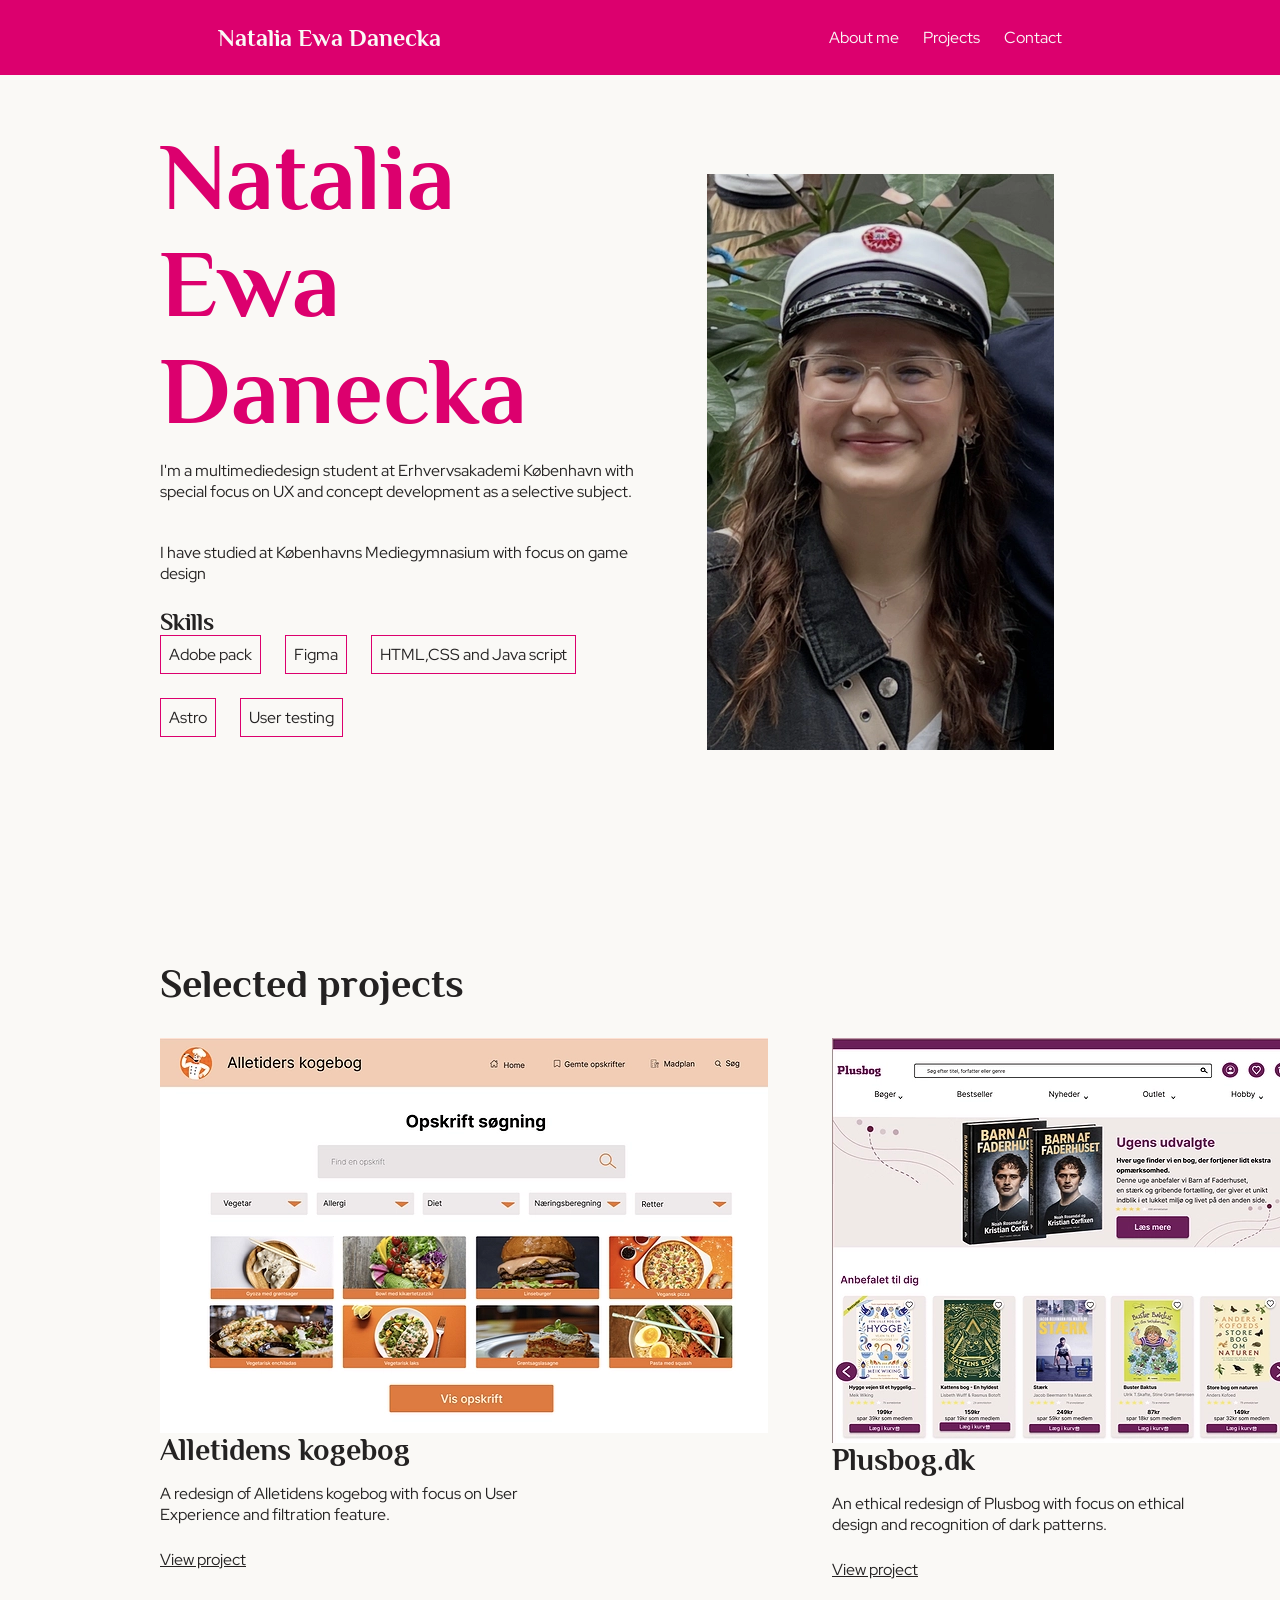
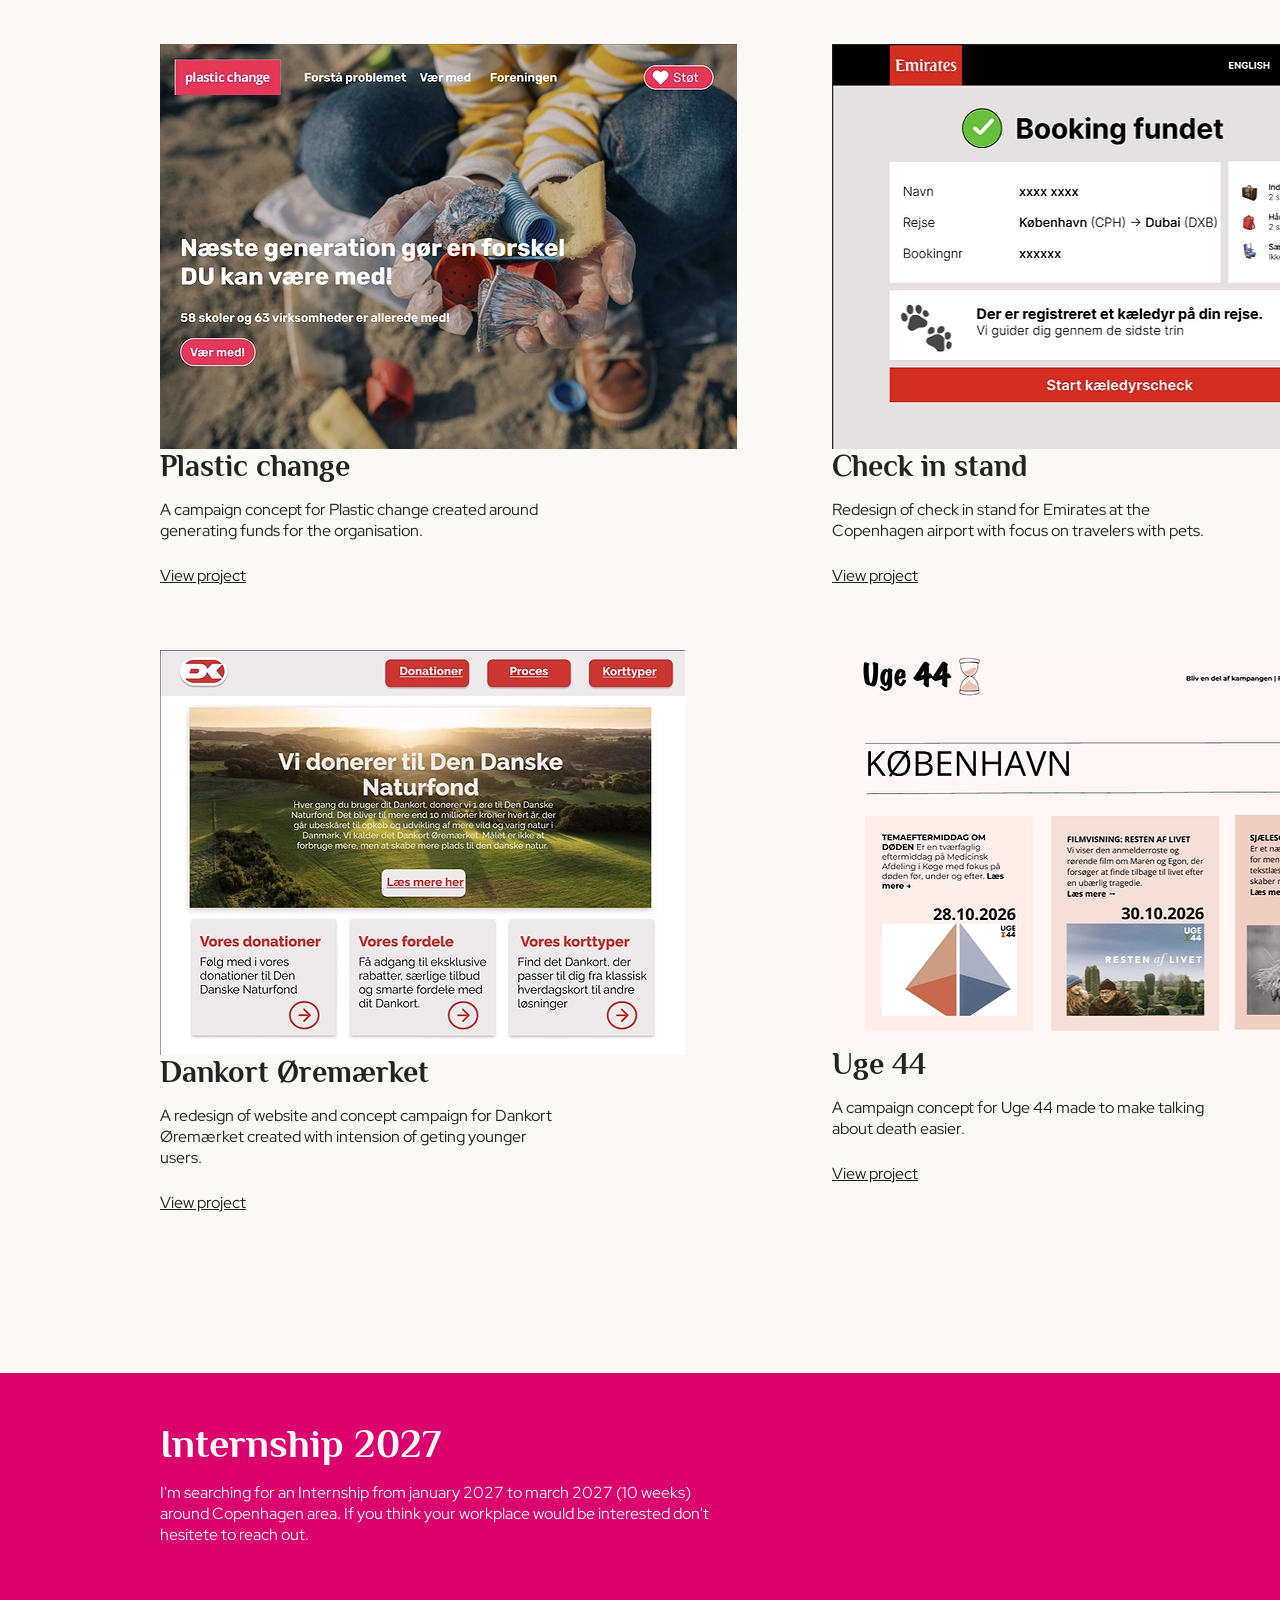
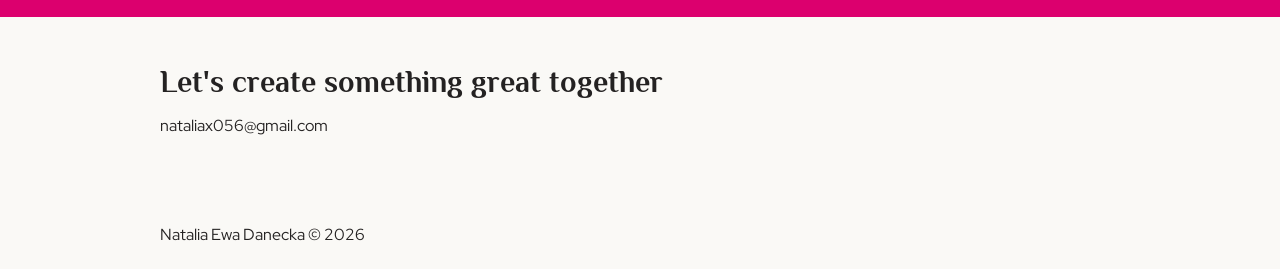
<file: index.html>
<!doctype html>
<html lang="en">
  <head>
    <meta charset="UTF-8" />
    <meta name="viewport" content="width=device-width, initial-scale=1.0" />
    <title>Portfolio</title>
    <link rel="stylesheet" href="css/layout.css" />
    <link rel="stylesheet" href="css/style.css" />
  </head>
  <body>
    <header>
      <h2>Natalia Ewa Danecka</h2>
      <nav>
        <ul>
          <li><a href="">About me</a></li>
          <li><a href="">Projects</a></li>
          <li><a href="">Contact</a></li>
        </ul>
      </nav>
    </header>
    <main>
      <div class="namepic">
        <div class="heroinfo">
          <h1>Natalia Ewa Danecka</h1>
          <p>I'm a multimediedesign student at Erhvervsakademi København with special focus on UX and concept development as a selective subject.</p>
          <p>I have studied at Københavns Mediegymnasium with focus on game design</p>
          <h2>Skills</h2>
          <ul>
            <li>Adobe pack</li>
            <li>Figma</li>
            <li>HTML,CSS and Java script</li>
            <li>Astro</li>
            <li>User testing</li>
          </ul>
        </div>
        <img src="img/profile_.webp" alt="" />
      </div>
      <div class="projectindex">
        <h2 class="selected">Selected projects</h2>
        <section class="projectsgrid">
          <div>
            <img src="img/kogebog.webp" alt="" />
            <h3>Alletidens kogebog</h3>
            <p>A redesign of Alletidens kogebog with focus on User Experience and filtration feature.</p>
            <a href="kogbog.html">View project</a>
          </div>
          <div>
            <img src="img/plusbog.webp" alt="" />
            <h3>Plusbog.dk</h3>
            <p>An ethical redesign of Plusbog with focus on ethical design and recognition of dark patterns.</p>
            <a href="plusbog.html">View project</a>
          </div>
          <div>
            <img src="img/plastic.webp" alt="" />
            <h3>Plastic change</h3>
            <p>A campaign concept for Plastic change created around generating funds for the organisation.</p>
            <a href="plastic-change.html">View project</a>
          </div>
          <div>
            <img src="img/emirates.webp" alt="" />
            <h3>Check in stand</h3>
            <p>Redesign of check in stand for Emirates at the Copenhagen airport with focus on travelers with pets.</p>
            <a href="emirates.html">View project</a>
          </div>
          <div>
            <img src="img/dankort.webp" alt="" />
            <h3>Dankort Øremærket</h3>
            <p>A redesign of website and concept campaign for Dankort Øremærket created with intension of geting younger users.</p>
            <a href="dankort.html">View project</a>
          </div>
          <div>
            <img src="img/uge44.webp" alt="" />
            <h3>Uge 44</h3>
            <p>A campaign concept for Uge 44 made to make talking about death easier.</p>
            <a href="uge44.html">View project</a>
          </div>
        </section>
      </div>
      <div class="intern">
        <h2>Internship 2027</h2>
        <p>I'm searching for an Internship from january 2027 to march 2027 (10 weeks) around Copenhagen area. If you think your workplace would be interested don't hesitete to reach out.</p>
      </div>
      <div class="contact">
        <h3>Let's create something great together</h3>
        <p>nataliax056@gmail.com</p>
      </div>
    </main>
    <footer>
      <p>Natalia Ewa Danecka © 2026</p>
    </footer>
  </body>
</html>
</file>
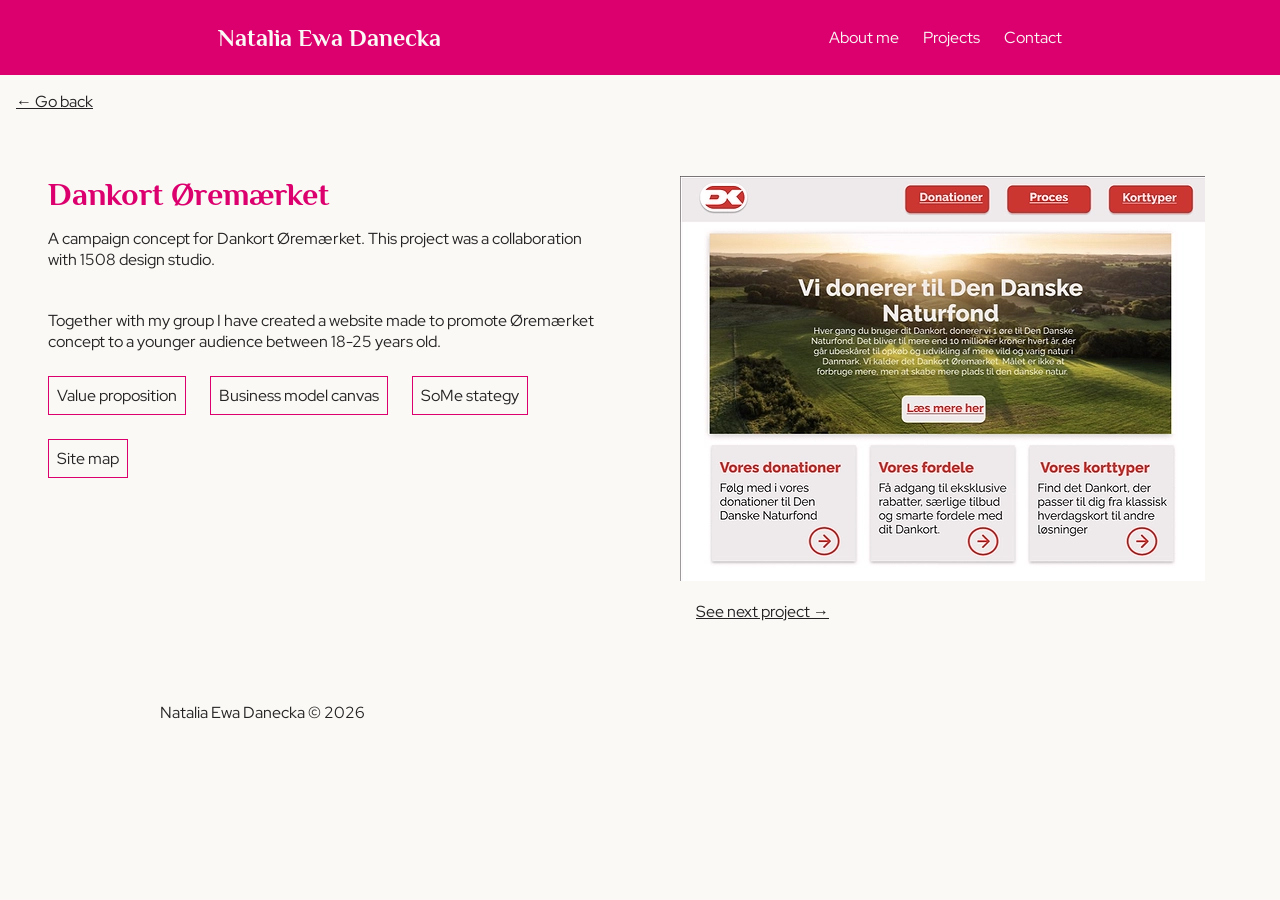
<file: dankort.html>
<!doctype html>
<html lang="en">
  <head>
    <meta charset="UTF-8" />
    <meta name="viewport" content="width=device-width, initial-scale=1.0" />
    <title>Dankort</title>
    <link rel="stylesheet" href="css/layout.css" />
    <link rel="stylesheet" href="css/style.css" />
  </head>
  <body>
    <header>
      <h2>Natalia Ewa Danecka</h2>
      <nav>
        <ul>
          <li><a href="">About me</a></li>
          <li><a href="">Projects</a></li>
          <li><a href="">Contact</a></li>
        </ul>
      </nav>
    </header>
    <main>
      <a href="index.html" class="goback">← Go back</a>

      <div class="projectpagegrid">
        <div>
          <h1>Dankort Øremærket</h1>
          <p>A campaign concept for Dankort Øremærket. This project was a collaboration with 1508 design studio.</p>
          <p>Together with my group I have created a website made to promote Øremærket concept to a younger audience between 18-25 years old.</p>
          <ul>
            <li>Value proposition</li>
            <li>Business model canvas</li>
            <li>SoMe stategy</li>
            <li>Site map</li>
          </ul>
        </div>
        <div>
          <img src="img/dankort.webp" alt="" />
          <a href="uge44.html" class="nextpage">See next project →</a>
        </div>
      </div>
    </main>
    <footer>
      <p>Natalia Ewa Danecka © 2026</p>
    </footer>
  </body>
</html>
</file>
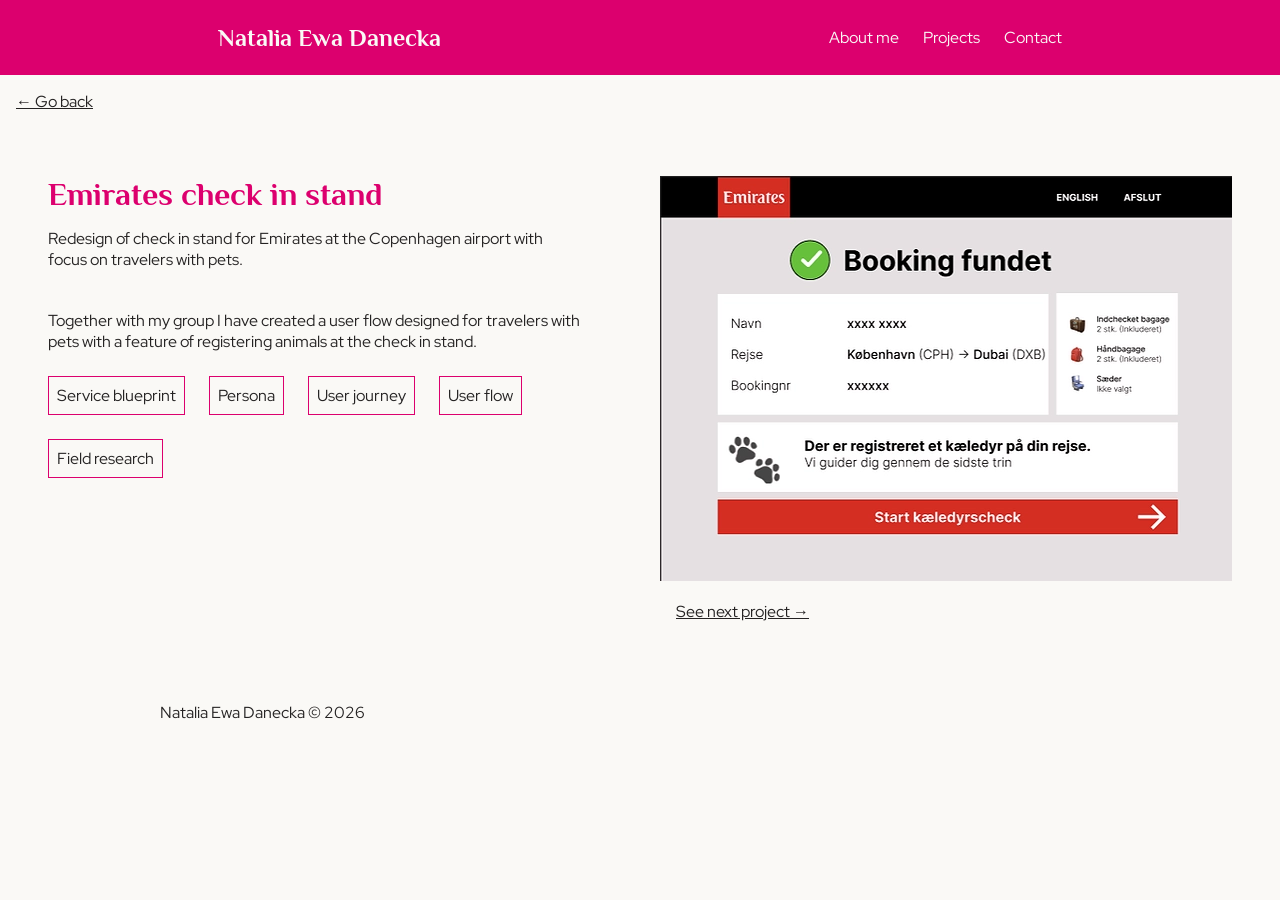
<file: emirates.html>
<!doctype html>
<html lang="en">
  <head>
    <meta charset="UTF-8" />
    <meta name="viewport" content="width=device-width, initial-scale=1.0" />
    <title>Emirates</title>
    <link rel="stylesheet" href="css/layout.css" />
    <link rel="stylesheet" href="css/style.css" />
  </head>
  <body>
    <header>
      <h2>Natalia Ewa Danecka</h2>
      <nav>
        <ul>
          <li><a href="">About me</a></li>
          <li><a href="">Projects</a></li>
          <li><a href="">Contact</a></li>
        </ul>
      </nav>
    </header>
    <main>
      <a href="index.html" class="goback">← Go back</a>

      <div class="projectpagegrid">
        <div>
          <h1>Emirates check in stand</h1>
          <p>Redesign of check in stand for Emirates at the Copenhagen airport with focus on travelers with pets.</p>
          <p>Together with my group I have created a user flow designed for travelers with pets with a feature of registering animals at the check in stand.</p>
          <ul>
            <li>Service blueprint</li>
            <li>Persona</li>
            <li>User journey</li>
            <li>User flow</li>
            <li>Field research</li>
          </ul>
        </div>
        <div>
          <img src="img/emirates.webp" alt="" />
          <a href="dankort.html" class="nextpage">See next project →</a>
        </div>
      </div>
    </main>
    <footer>
      <p>Natalia Ewa Danecka © 2026</p>
    </footer>
  </body>
</html>
</file>
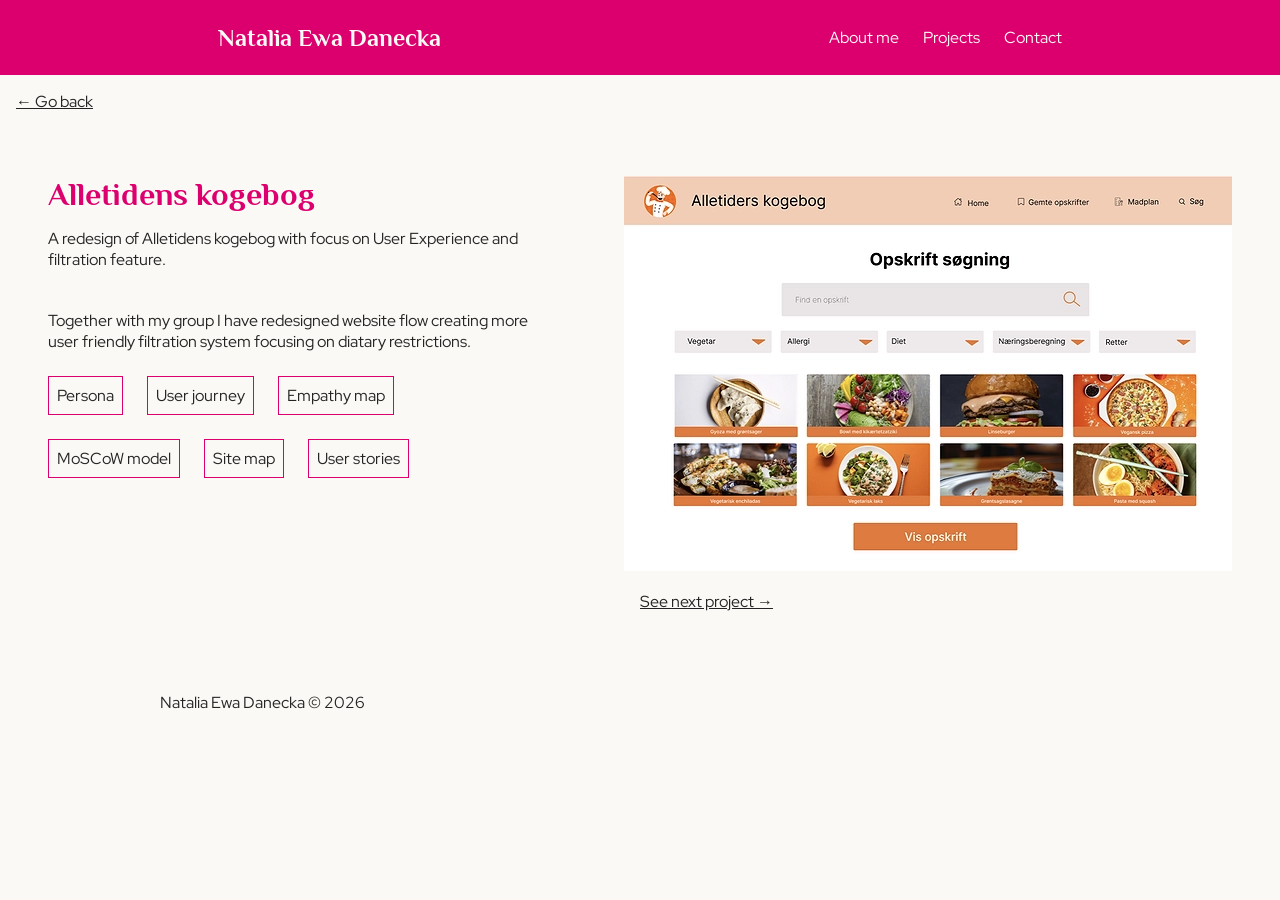
<file: kogbog.html>
<!doctype html>
<html lang="en">
  <head>
    <meta charset="UTF-8" />
    <meta name="viewport" content="width=device-width, initial-scale=1.0" />
    <title>Kogebog</title>
    <link rel="stylesheet" href="css/layout.css" />
    <link rel="stylesheet" href="css/style.css" />
  </head>
  <body>
    <header>
      <h2>Natalia Ewa Danecka</h2>
      <nav>
        <ul>
          <li><a href="">About me</a></li>
          <li><a href="">Projects</a></li>
          <li><a href="">Contact</a></li>
        </ul>
      </nav>
    </header>
    <main>
      <a href="index.html" class="goback">← Go back</a>

      <div class="projectpagegrid">
        <div>
          <h1>Alletidens kogebog</h1>
          <p>A redesign of Alletidens kogebog with focus on User Experience and filtration feature.</p>
          <p>Together with my group I have redesigned website flow creating more user friendly filtration system focusing on diatary restrictions.</p>
          <ul>
            <li>Persona</li>
            <li>User journey</li>
            <li>Empathy map</li>
            <li>MoSCoW model</li>
            <li>Site map</li>
            <li>User stories</li>
          </ul>
        </div>
        <div>
          <img src="img/kogebog.webp" alt="" />
          <a href="plusbog.html" class="nextpage">See next project →</a>
        </div>
      </div>
    </main>
    <footer>
      <p>Natalia Ewa Danecka © 2026</p>
    </footer>
  </body>
</html>
</file>
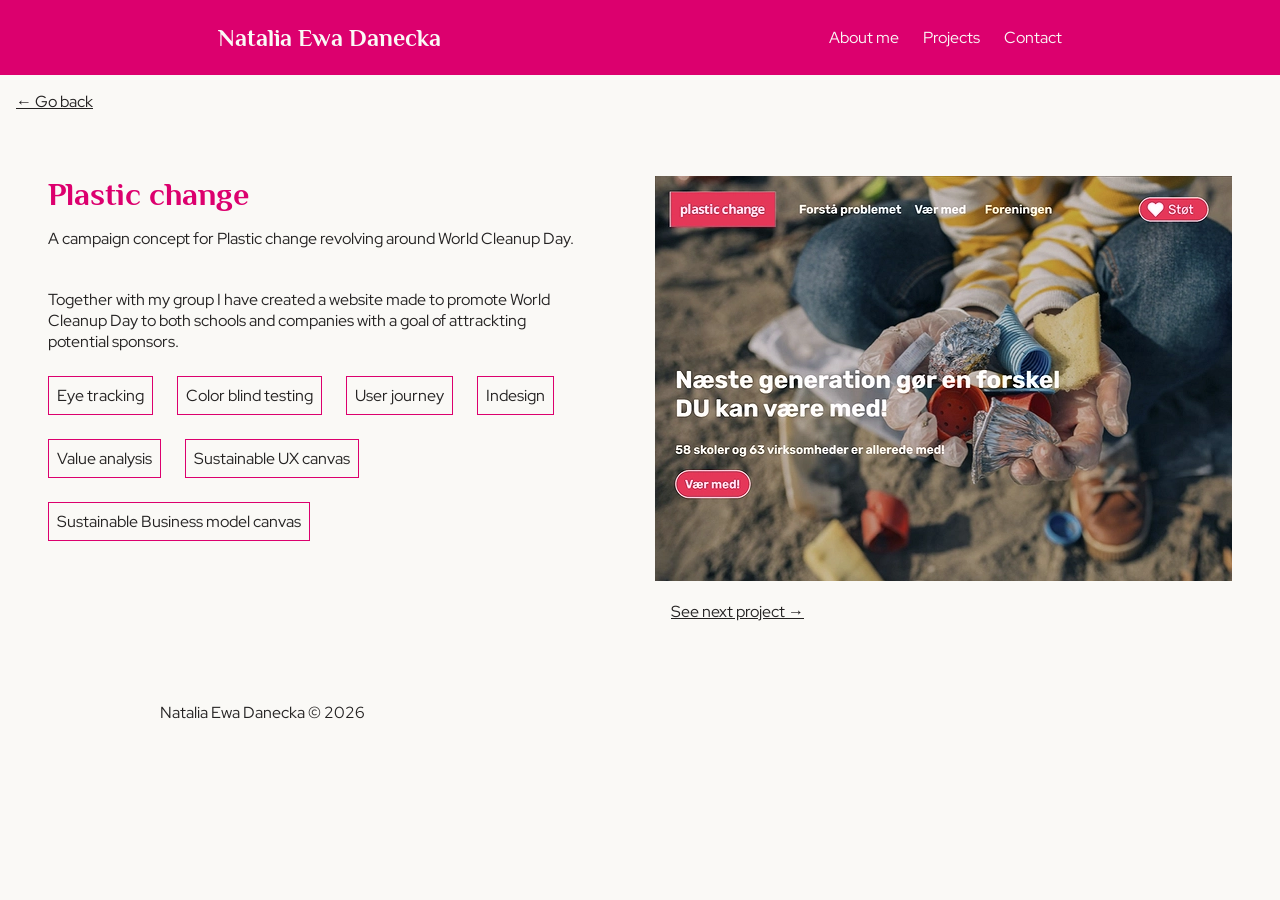
<file: plastic-change.html>
<!doctype html>
<html lang="en">
  <head>
    <meta charset="UTF-8" />
    <meta name="viewport" content="width=device-width, initial-scale=1.0" />
    <title>Plastic change</title>
    <link rel="stylesheet" href="css/layout.css" />
    <link rel="stylesheet" href="css/style.css" />
  </head>
  <body>
    <header>
      <h2>Natalia Ewa Danecka</h2>
      <nav>
        <ul>
          <li><a href="">About me</a></li>
          <li><a href="">Projects</a></li>
          <li><a href="">Contact</a></li>
        </ul>
      </nav>
    </header>
    <main>
      <a href="index.html" class="goback">← Go back</a>

      <div class="projectpagegrid">
        <div>
          <h1>Plastic change</h1>
          <p>A campaign concept for Plastic change revolving around World Cleanup Day.</p>
          <p>Together with my group I have created a website made to promote World Cleanup Day to both schools and companies with a goal of attrackting potential sponsors.</p>
          <ul>
            <li>Eye tracking</li>
            <li>Color blind testing</li>
            <li>User journey</li>
            <li>Indesign</li>
            <li>Value analysis</li>
            <li>Sustainable UX canvas</li>
            <li>Sustainable Business model canvas</li>
          </ul>
        </div>
        <div>
          <img src="img/plastic.webp" alt="" />
          <a href="emirates.html" class="nextpage">See next project →</a>
        </div>
      </div>
    </main>
    <footer>
      <p>Natalia Ewa Danecka © 2026</p>
    </footer>
  </body>
</html>
</file>
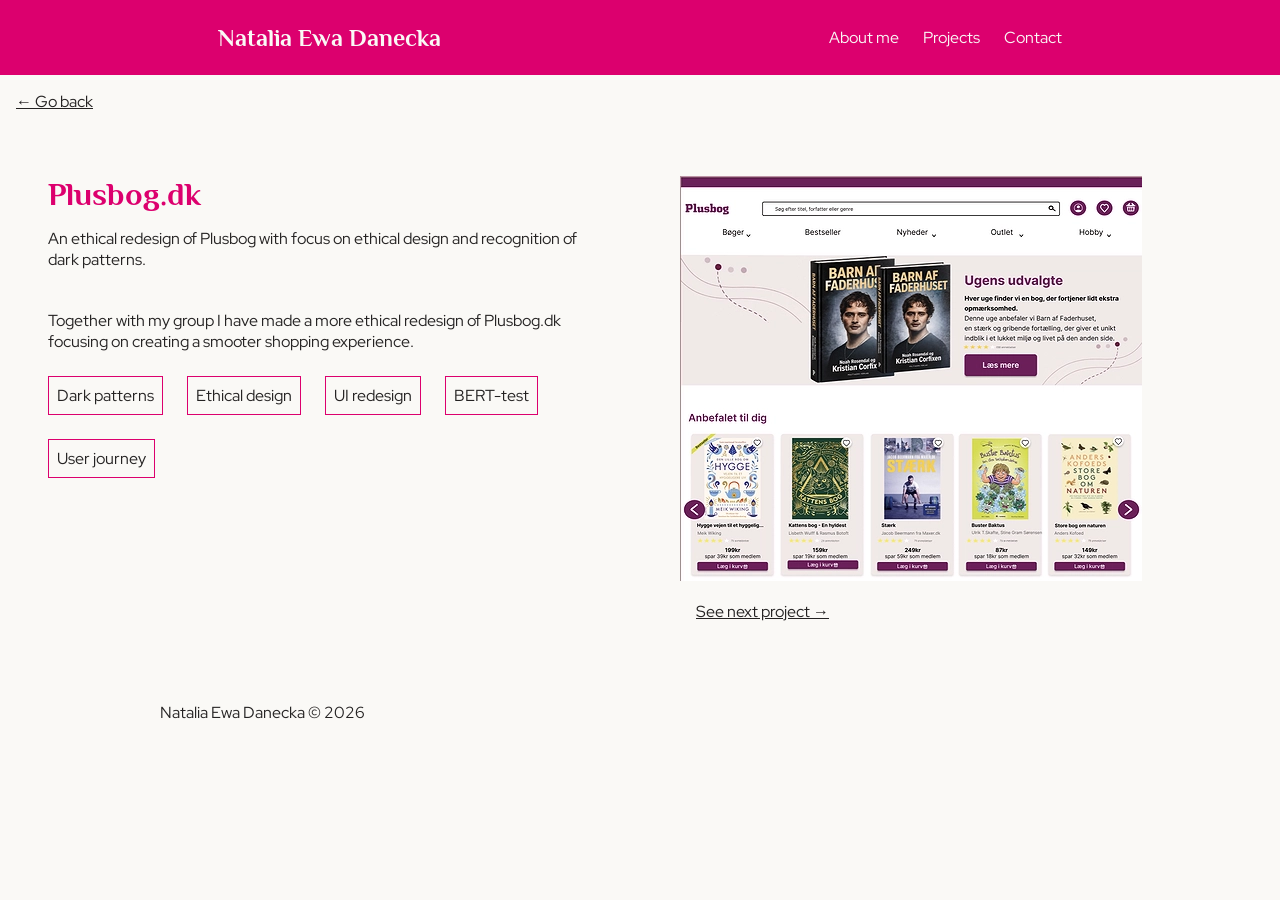
<file: plusbog.html>
<!doctype html>
<html lang="en">
  <head>
    <meta charset="UTF-8" />
    <meta name="viewport" content="width=device-width, initial-scale=1.0" />
    <title>Plusbog</title>
    <link rel="stylesheet" href="css/layout.css" />
    <link rel="stylesheet" href="css/style.css" />
  </head>
  <body>
    <header>
      <h2>Natalia Ewa Danecka</h2>
      <nav>
        <ul>
          <li><a href="">About me</a></li>
          <li><a href="">Projects</a></li>
          <li><a href="">Contact</a></li>
        </ul>
      </nav>
    </header>
    <main>
      <a href="index.html" class="goback">← Go back</a>

      <div class="projectpagegrid">
        <div>
          <h1>Plusbog.dk</h1>
          <p>An ethical redesign of Plusbog with focus on ethical design and recognition of dark patterns.</p>
          <p>Together with my group I have made a more ethical redesign of Plusbog.dk focusing on creating a smooter shopping experience.</p>
          <ul>
            <li>Dark patterns</li>
            <li>Ethical design</li>
            <li>UI redesign</li>
            <li>BERT-test</li>
            <li>User journey</li>
          </ul>
        </div>
        <div>
          <img src="img/plusbog.webp" alt="" />
          <a href="plastic-change.html" class="nextpage">See next project →</a>
        </div>
      </div>
    </main>
    <footer>
      <p>Natalia Ewa Danecka © 2026</p>
    </footer>
  </body>
</html>
</file>
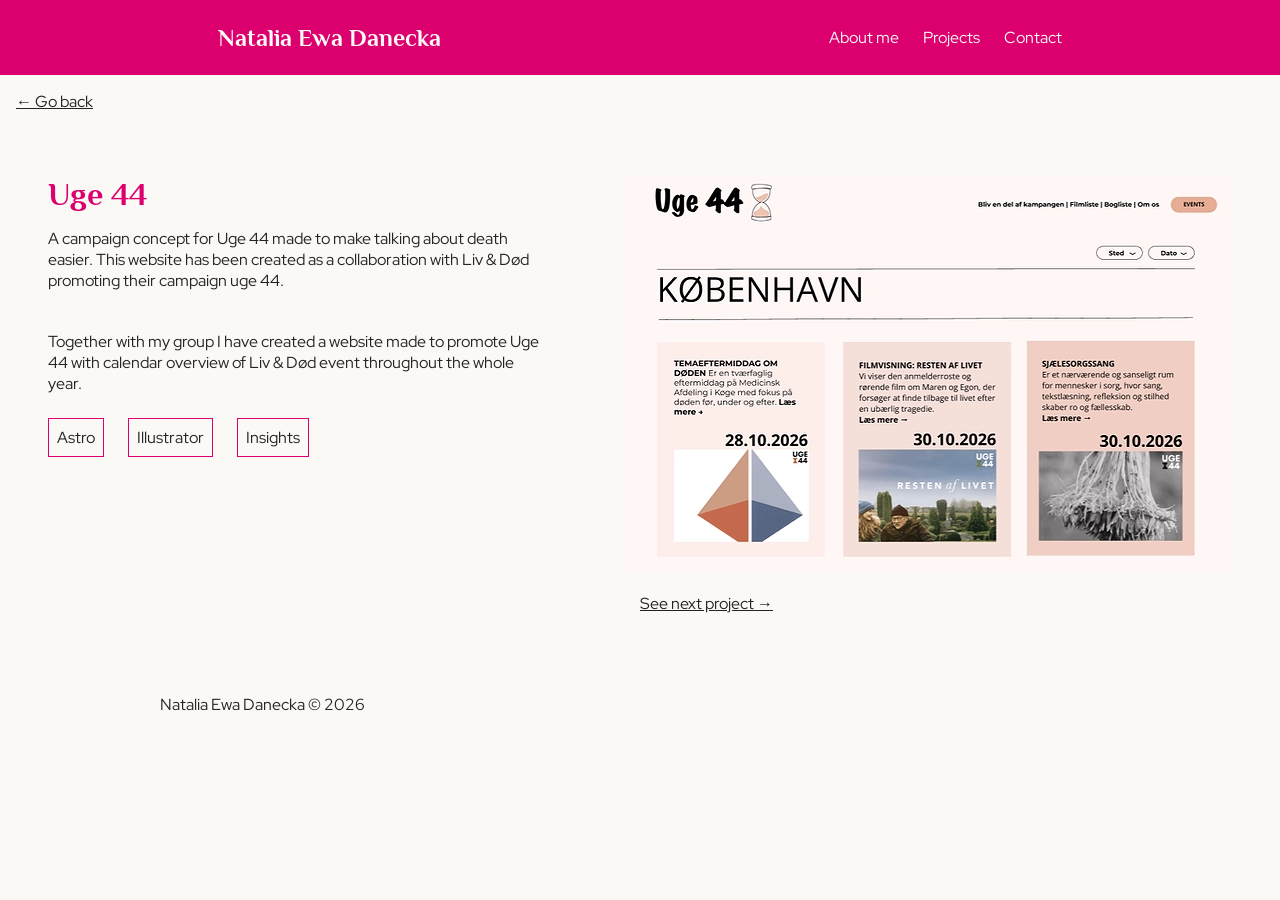
<file: uge44.html>
<!doctype html>
<html lang="en">
  <head>
    <meta charset="UTF-8" />
    <meta name="viewport" content="width=device-width, initial-scale=1.0" />
    <title>Uge44</title>
    <link rel="stylesheet" href="css/layout.css" />
    <link rel="stylesheet" href="css/style.css" />
  </head>
  <body>
    <header>
      <h2>Natalia Ewa Danecka</h2>
      <nav>
        <ul>
          <li><a href="">About me</a></li>
          <li><a href="">Projects</a></li>
          <li><a href="">Contact</a></li>
        </ul>
      </nav>
    </header>
    <main>
      <a href="index.html" class="goback">← Go back</a>

      <div class="projectpagegrid">
        <div>
          <h1>Uge 44</h1>
          <p>A campaign concept for Uge 44 made to make talking about death easier. This website has been created as a collaboration with Liv & Død promoting their campaign uge 44.</p>
          <p>Together with my group I have created a website made to promote Uge 44 with calendar overview of Liv & Død event throughout the whole year.</p>
          <ul>
            <li>Astro</li>
            <li>Illustrator</li>
            <li>Insights</li>
          </ul>
        </div>
        <div>
          <img src="img/uge44.webp" alt="" />
          <a href="kogbog.html" class="nextpage">See next project → </a>
        </div>
      </div>
    </main>
    <footer>
      <p>Natalia Ewa Danecka © 2026</p>
    </footer>
  </body>
</html>
</file>
<file: css/layout.css>
* {
  margin: 0;
  padding: 0;
}
body {
  background-color: #faf9f6;
}
header {
  display: flex;
  background-color: #dc006e;
  align-items: center;
  justify-content: space-around;
  color: #faf9f6;
  padding: 1.5rem;
}
header ul {
  display: flex;
  gap: 1.5rem;
}
header nav ul li {
  list-style: none;
}
header a {
  text-decoration: none;
  color: #faf9f6;
}
header h2 {
  color: #faf9f6;
}

.namepic {
  margin-left: 10rem;
  margin-right: 10rem;
  margin-top: 3rem;
}
.projectindex {
  margin: 10rem;
}
.heroinfo {
  padding-bottom: 4rem;
}
.projectsgrid {
  gap: 4rem;
}
.projectsgrid p {
  max-width: 400px;
}
.projectsgrid div {
  align-items: left;
}
.projectsgrid img {
  display: flex;
}
.projectsgrid h3 {
  font-size: 30px;
}
.contact {
  padding: 3rem;
  padding-left: 10rem;
}
.contact h3 {
  font-size: 30px;
}
.nextpage {
  align-self: right;
}

@media screen and (width> 800px) {
  .namepic {
    display: grid;
    grid-template-columns: 1fr 1fr;
  }
  .namepic img {
    place-self: center;
  }
  .projectsgrid {
    display: grid;
    grid-template-columns: 1fr 1fr;
  }
  .projectpagegrid {
    display: grid;
    grid-template-columns: 1fr 1fr;
    
  }
}
</file>
<file: css/style.css>
@font-face {
  font-family: "Philosofer-bold";
  src: url(/font/Philosopher-Bold.ttf);
}

@font-face {
  font-family: "Redhat";
  src: url(/font/RedHatDisplay-Regular.ttf);
}

h1,
h2,
h3 {
  font-family: "Philosofer-bold";
}
h1 {
  color: #dc006e;
}
h2,
h3 {
  color: #242222;
}
p,
a,
li {
  font-family: "Redhat";
  color: #242222;
}

p {
  padding-bottom: 1.5rem;
  padding-top: 1rem;
}
.namepic h1 {
  font-size: 96px;
}

.projectpagegrid {
  gap: 5rem;
  margin: 3rem;
  margin-top: 4rem;
}
.projectpagegrid p {
  max-width: 550px;
}
.projectpagegrid ul {
  display: flex;
  flex-wrap: wrap;
  gap: 1.5rem;
  max-width: 550px;
}
.projectpagegrid li {
  list-style: none;
  border-style: solid;
  border-color: #dc006e;
  padding: 0.5rem;
  border-width: 1px;
}
.intern {
  margin: 0;
  /* margin-top: 3rem; */
  background-color: #dc006e;
  padding: 3rem;
  padding-left: 10rem;
}
.intern p {
  color: #faf9f6;
  max-width: 550px;
}
.intern h2 {
  color: #faf9f6;
  font-size: 40px;
}
footer {
  /* background-color: #dc006e; */

  padding-left: 10rem;
}
.selected{
    font-size: 40px;
    padding-bottom: 2rem;
}
.heroinfo li{
    list-style: none;
  border-style: solid;
  border-color: #dc006e;
  padding: 0.5rem;
  border-width: 1px;
}
.heroinfo ul{
    display: flex;
  flex-wrap: wrap;
  gap: 1.5rem;
  max-width: 550px;
}
.nextpage{
    display: flex;
    margin: 1rem;
    place-content: right;
}
.goback{
    display: flex;
    margin: 1rem;
}
</file>
